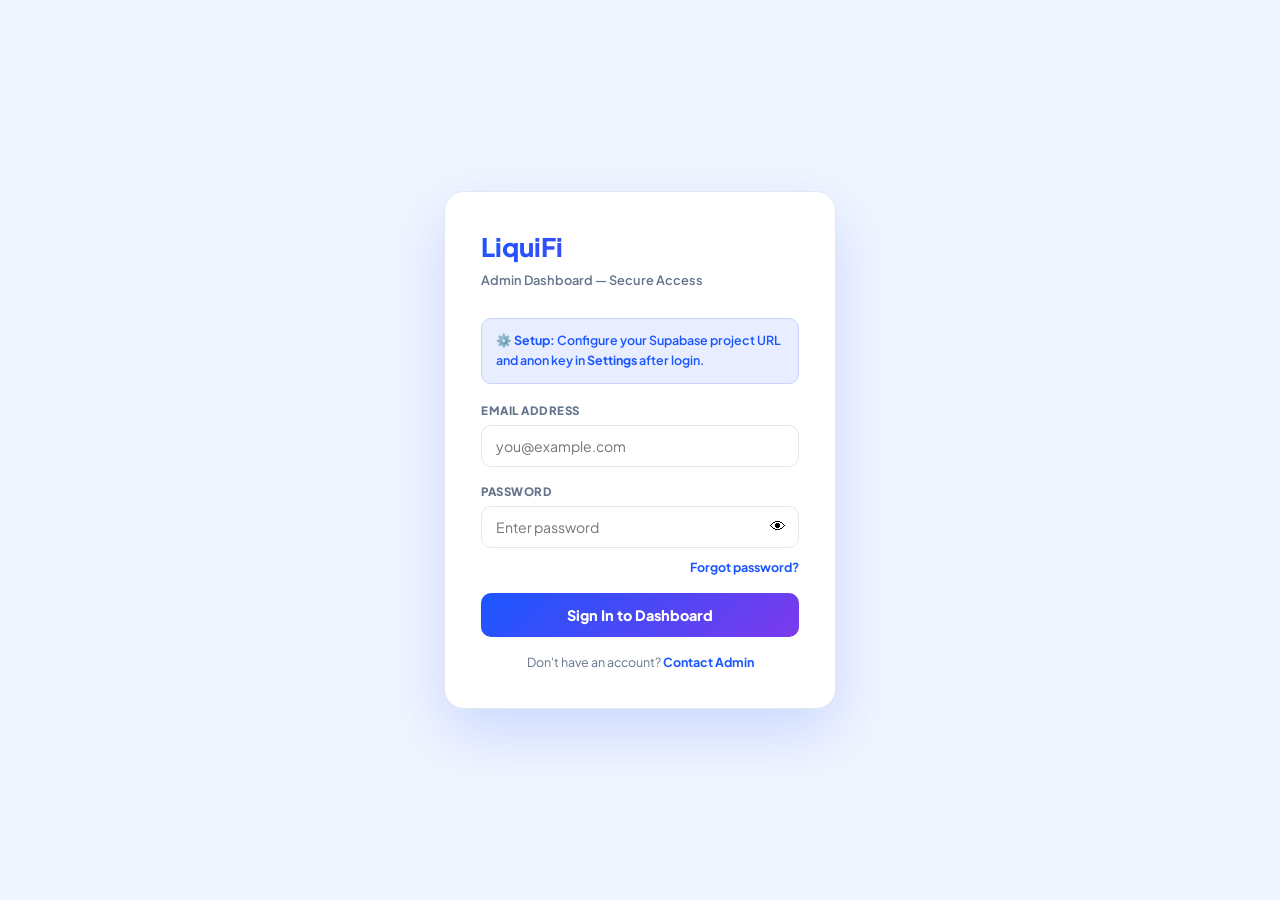
<file: admindashboard.html>
<!DOCTYPE html>
<html lang="en">
<head>
<meta charset="UTF-8"/>
<meta name="viewport" content="width=device-width,initial-scale=1.0"/>
<title>LiquiFi Admin</title>
<link href="https://fonts.googleapis.com/css2?family=Plus+Jakarta+Sans:wght@400;500;600;700;800&display=swap" rel="stylesheet"/>
<link rel="stylesheet" href="assets/css/admin.css"/>
</head>
<body>
<noscript><div style="position:fixed;inset:0;display:flex;align-items:center;justify-content:center;background:#fff;color:#111;z-index:9999;padding:20px;text-align:center;font-size:1rem;line-height:1.4">JavaScript is required to use the LiquiFi Admin dashboard. Please enable JavaScript and refresh the page.</div></noscript>

<!-- ═══════════════════════════ LOGIN SCREEN ═══════════════════════════ -->
<div id="loginScreen">
  <div class="login-wrap">
    <div class="login-card">
      <div class="login-logo">LiquiFi</div>
      <div class="login-sub">Admin Dashboard — Secure Access</div>

      <div class="setup-box" id="setupBox">
        <p>⚙️ <strong>Setup:</strong> Configure your Supabase project URL and anon key in <strong>Settings</strong> after login.</p>
      </div>

      <div class="login-panel active" id="panelEmail">
        <div class="form-group">
          <label class="form-label">Email Address</label>
          <input class="form-input" id="loginEmail" type="email" placeholder="you@example.com" autocomplete="email"/>
          <div class="err-msg" id="loginEmailErr">Please enter a valid email</div>
        </div>
        <div class="form-group">
          <label class="form-label">Password</label>
          <div class="input-wrap">
            <input class="form-input" id="loginPass" type="password" placeholder="Enter password" autocomplete="current-password" onkeydown="if(event.key==='Enter')doEmailLogin()"/>
            <button class="input-eye" onclick="togglePwVis('loginPass',this)">👁</button>
          </div>
          <div class="err-msg" id="loginPassErr">Password is required</div>
        </div>
        <div class="forgot-link"><a onclick="showForgot()">Forgot password?</a></div>
        <button class="btn-submit" id="loginBtn" onclick="doEmailLogin()">
          <span id="loginBtnText">Sign In to Dashboard</span>
        </button>
        <div class="login-footer">
          Don't have an account? <a onclick="showToast('Contact your system administrator','info')">Contact Admin</a>
        </div>
      </div>
    </div>
  </div>
</div>

<!-- ═══════════════════════════ DASHBOARD ═══════════════════════════ -->
<div id="dashScreen">
  <div class="layout">

    <!-- SIDEBAR -->
    <aside class="sidebar" id="sidebar">
      <div class="sb-brand">
        <div>
          <div class="sb-logo">LiquiFi</div>
          <div class="sb-sub">Admin Dashboard</div>
          <a href="index.html" style="font-size:.72rem;color:var(--blue);font-weight:700;margin-top:6px;text-decoration:none;display:inline-block">← Back to Site</a>
        </div>
      </div>
      <nav class="sb-nav">
        <div class="sb-section">Main</div>
        <a class="sb-item active" onclick="showPage('leads',this)"><span class="si">📊</span>All Leads<span class="sb-badge" id="sbLeadCount">0</span></a>
        <a class="sb-item" onclick="showPage('leads',this);filterByStatus('New')"><span class="si">🔵</span>New Leads</a>
        <a class="sb-item" onclick="showPage('leads',this);filterByStatus('Called')"><span class="si">📞</span>Called</a>
        <a class="sb-item" onclick="showPage('leads',this);filterByStatus('Converted')"><span class="si">✅</span>Converted</a>
        <a class="sb-item" onclick="showPage('leads',this);filterByStatus('Lost')"><span class="si">❌</span>Lost</a>
        <div class="sb-section">Reports</div>
        <a class="sb-item" onclick="showPage('analytics',this)"><span class="si">📈</span>Analytics</a>
        <a class="sb-item" onclick="showPage('calculator',this)"><span class="si">🧮</span>EMI Calculator</a>
        <div class="sb-section">System</div>
        <a class="sb-item" onclick="showPage('settings',this)"><span class="si">⚙️</span>Settings</a>
      </nav>
      <div class="sb-user">
        <div class="sb-avatar" id="sbAvatar">AD</div>
        <div class="sb-user-info">
          <div class="sb-user-name" id="sbUserName">Admin</div>
          <div class="sb-user-role" id="sbUserEmail"></div>
        </div>
        <button class="sb-logout" onclick="doLogout()" title="Logout">⏻</button>
      </div>
    </aside>

    <!-- MAIN -->
    <div class="main">
      <div class="topbar">
        <div style="display:flex;align-items:center;gap:10px">
          <button class="menu-toggle" onclick="toggleSidebar()">☰</button>
          <div class="topbar-title" id="pageTitle">Lead Management</div>
          <div style="font-size:.72rem;color:var(--muted);font-weight:600" id="lastRefresh"></div>
        </div>
        <div class="topbar-right">
          <div class="tb-search">
            <span>🔍</span>
            <input type="text" placeholder="Search leads..." id="searchInput" oninput="applyFilters()"/>
          </div>
          <button class="tb-btn outline" onclick="loadLeads()">🔄 Refresh</button>
          <button class="tb-btn primary" onclick="exportCSV()">⬇ Export</button>
        </div>
      </div>

      <div class="content">

        <!-- ── LEADS PAGE ── -->
        <div class="page active" id="pageLeads">
          <div class="stat-grid">
            <div class="stat-card">
              <div class="sc-top"><div class="sc-icon" style="background:var(--blue-lt)">📋</div></div>
              <div class="sc-val" id="statTotal">0</div>
              <div class="sc-label">Total Leads</div>
            </div>
            <div class="stat-card">
              <div class="sc-top"><div class="sc-icon" style="background:var(--green-lt)">✅</div></div>
              <div class="sc-val" id="statVerified">0</div>
              <div class="sc-label">Email Verified</div>
            </div>
            <div class="stat-card">
              <div class="sc-top"><div class="sc-icon" style="background:var(--amber-lt)">🔵</div></div>
              <div class="sc-val" id="statNew">0</div>
              <div class="sc-label">New (Uncalled)</div>
            </div>
            <div class="stat-card">
              <div class="sc-top"><div class="sc-icon" style="background:#ede9fe">💰</div></div>
              <div class="sc-val" id="statConverted">0</div>
              <div class="sc-label">Converted</div>
            </div>
            <div class="stat-card">
              <div class="sc-top"><div class="sc-icon" style="background:var(--teal-lt)">₹</div></div>
              <div class="sc-val" id="statValue">₹0</div>
              <div class="sc-label">Total Loan Value</div>
            </div>
          </div>

          <div class="filter-bar">
            <label>Loan</label>
            <select class="fsel" id="filterLoan" onchange="applyFilters()">
              <option value="">All Types</option>
              <option>Personal Loan</option><option>Business Loan</option><option>Home Loan</option>
              <option>Vehicle Loan</option><option>Credit Card</option><option>CIBIL Fix</option>
              <option>Loan Consolidation</option><option>Top-Up Loan</option>
            </select>
            <label>Status</label>
            <select class="fsel" id="filterStatus" onchange="applyFilters()">
              <option value="">All Status</option>
              <option>New</option><option>Called</option><option>Converted</option><option>Lost</option>
            </select>
            <label>State</label>
            <select class="fsel" id="filterState" onchange="applyFilters()"><option value="">All States</option></select>
            <label>Date</label>
            <select class="fsel" id="filterDate" onchange="applyFilters()">
              <option value="">All Time</option>
              <option value="today">Today</option>
              <option value="week">This Week</option>
              <option value="month">This Month</option>
            </select>
            <div class="filter-spacer"></div>
            <button class="tb-btn outline" onclick="clearFilters()" style="font-size:.76rem">✕ Clear</button>
            <div class="filter-count">Showing <span id="filteredCount">0</span> of <span id="totalCount">0</span></div>
          </div>

          <div class="table-wrap">
            <div class="table-head">
              <h3>Leads</h3>
              <div class="table-actions">
                <select class="fsel" id="perPageSel" onchange="PER_PAGE=+this.value;PAGE=1;renderTable()">
                  <option value="15">15 / page</option>
                  <option value="25">25 / page</option>
                  <option value="50">50 / page</option>
                </select>
              </div>
            </div>
            <div style="overflow-x:auto">
              <table>
                <thead>
                  <tr>
                    <th onclick="sortBy('submitted_at')">Date</th>
                    <th onclick="sortBy('ref_id')">Ref ID</th>
                    <th onclick="sortBy('name')">Name / Phone</th>
                    <th onclick="sortBy('loan_type')">Loan Type</th>
                    <th onclick="sortBy('loan_amount')">Amount</th>
                    <th onclick="sortBy('monthly_income')">Income</th>
                    <th onclick="sortBy('city')">Location</th>
                    <th onclick="sortBy('email_verified')">Verified</th>
                    <th onclick="sortBy('status')">Status</th>
                  </tr>
                </thead>
                <tbody id="leadsBody">
                  <tr><td colspan="9"><div class="no-leads"><h4>Loading leads…</h4></div></td></tr>
                </tbody>
              </table>
            </div>
            <div class="table-footer">
              <div style="font-size:.76rem;color:var(--muted);font-weight:600" id="tFootInfo">0 leads</div>
              <div class="pagination" id="pagination"></div>
            </div>
          </div>
        </div>

        <!-- ── ANALYTICS PAGE ── -->
        <div class="page" id="pageAnalytics">
          <div class="analytics-grid" id="analyticsGrid">
            <div class="chart-card">
              <h4>Leads by Status</h4>
              <div class="donut-wrap" id="statusDonut"></div>
            </div>
            <div class="chart-card">
              <h4>Leads by Loan Type</h4>
              <div class="bar-chart" id="loanTypeChart"></div>
            </div>
            <div class="chart-card">
              <h4>Top States</h4>
              <div class="bar-chart" id="stateChart"></div>
            </div>
            <div class="chart-card">
              <h4>Monthly Submissions</h4>
              <div class="bar-chart" id="monthlyChart"></div>
            </div>
          </div>
        </div>

        <!-- ── EMI CALCULATOR PAGE ── -->
        <div class="page" id="pageCalculator">
          <div class="section-wrap">
            <div class="section-label">Tool</div>
            <h2 class="stitle">EMI Calculator</h2>
            <p class="ssub">Calculate monthly EMI, total interest, total payable and repayment schedule for any loan.</p>
            <div class="emi-card">
              <div class="emi-card-header">
                <div>
                  <div class="badge-pill">EMI Calculator</div>
                  <p class="emi-card-sub">Enter the loan amount, interest rate and tenure to compute your EMI, total interest and repayment schedule.</p>
                </div>
              </div>
              <div class="emi-form">
                <div class="emi-field">
                  <label class="form-label">Loan Amount</label>
                  <div class="input-group">
                    <span class="input-addon">₹</span>
                    <input class="form-input compact" id="emiPrincipal" type="number" min="0" placeholder="1,00,000" value="1000000" oninput="runEmiCalc()" />
                  </div>
                </div>
                <div class="emi-field">
                  <label class="form-label">Interest Rate</label>
                  <div class="input-group">
                    <input class="form-input compact" id="emiRate" type="number" min="0" step="0.01" placeholder="9.5" value="9.5" oninput="runEmiCalc()" />
                    <span class="input-addon">%</span>
                  </div>
                </div>
                <div class="emi-field">
                  <label class="form-label">Tenure</label>
                  <div class="input-group">
                    <input class="form-input compact" id="emiTenure" type="number" min="1" placeholder="60" value="60" oninput="runEmiCalc()" />
                    <span class="input-addon">months</span>
                  </div>
                </div>
                <div class="emi-submit-wrap">
                  <button class="btn-primary emi-submit" onclick="runEmiCalc()">Calculate EMI</button>
                </div>
              </div>
              <p class="hint-text">Update any value and click calculate to refresh the chart, schedule and totals instantly.</p>
            </div>
            <div class="stat-grid" style="margin-top:22px;">
              <div class="stat-card animate-card">
                <div class="sc-top"><div class="sc-icon" style="background:var(--blue-lt)">💵</div></div>
                <div class="sc-val" id="emiMonthly">₹0</div>
                <div class="sc-label">Monthly EMI</div>
              </div>
              <div class="stat-card animate-card">
                <div class="sc-top"><div class="sc-icon" style="background:var(--amber-lt)">📈</div></div>
                <div class="sc-val" id="emiTotalInterest">₹0</div>
                <div class="sc-label">Total Interest</div>
              </div>
              <div class="stat-card animate-card">
                <div class="sc-top"><div class="sc-icon" style="background:var(--purple-lt)">🧾</div></div>
                <div class="sc-val" id="emiMonthlyInterest">₹0</div>
                <div class="sc-label">Monthly Interest</div>
              </div>
              <div class="stat-card animate-card">
                <div class="sc-top"><div class="sc-icon" style="background:var(--green-lt)">🏦</div></div>
                <div class="sc-val" id="emiTotalPayable">₹0</div>
                <div class="sc-label">Total Payable</div>
              </div>
            </div>
            <div class="chart-card" style="margin-top:18px;">
              <div class="chart-card-head">
                <h4>Payment Breakdown</h4>
                <div class="chart-pill">Interactive</div>
              </div>
              <div class="chart-grid">
                <div class="pie-panel">
                  <div class="pie-chart" id="emiPieChart" title="Principal vs Interest"><span id="emiPieLabel">Payment Split</span></div>
                  <div class="pie-legend">
                    <div><span class="legend-dot principal"></span><span class="legend-label">Principal</span><span class="legend-value" id="emiPiePrincipalPct">0%</span></div>
                    <div><span class="legend-dot interest"></span><span class="legend-label">Interest</span><span class="legend-value" id="emiPieInterestPct">0%</span></div>
                  </div>
                </div>
                <div class="bar-panel">
                  <div class="emi-graph" id="emiGraph">
                    <div class="graph-meter">
                      <div class="graph-segment principal" id="emiPrincipalBar"></div>
                      <div class="graph-segment interest" id="emiInterestBar"></div>
                    </div>
                    <div class="graph-key">
                      <span><span class="graph-dot principal"></span>Principal</span>
                      <span><span class="graph-dot interest"></span>Interest</span>
                    </div>
                    <div class="graph-chart" id="emiBalanceChart"></div>
                  </div>
                </div>
              </div>
            </div>
            <div class="table-wrap schedule-table-wrap" style="margin-top:18px;">
              <div class="table-head"><h3>Repayment Schedule</h3></div>
              <div style="overflow-x:auto; overflow-y:auto; max-height:380px; padding-right:8px;">
                <table>
                  <thead>
                    <tr>
                      <th>Month</th>
                      <th>EMI</th>
                      <th>Principal Paid</th>
                      <th>Interest Paid</th>
                      <th>Balance</th>
                    </tr>
                  </thead>
                  <tbody id="emiScheduleBody">
                    <tr><td colspan="5"><div class="no-leads"><h4>Run a calculation to generate the repayment schedule.</h4></div></td></tr>
                  </tbody>
                </table>
              </div>
            </div>
          </div>
        </div>

        <!-- ── SETTINGS PAGE ── -->
        <div class="page" id="pageSettings">
          <div class="settings-section">
            <h4>⚡ Supabase Configuration</h4>
            <div class="form-group" style="margin-bottom:14px">
              <label class="form-label">Supabase Project URL</label>
              <input class="settings-input" id="cfgUrl" type="url" placeholder="https://xxxx.supabase.co"/>
            </div>
            <div class="form-group" style="margin-bottom:14px">
              <label class="form-label">Anon / Public Key</label>
              <input class="settings-input settings-key-input" id="cfgKey" type="password" placeholder="eyJhbGci..."/>
            </div>
            <div class="form-group" style="margin-bottom:14px">
              <label class="form-label">Leads Table Name</label>
              <input class="settings-input" id="cfgTable" type="text" placeholder="leads"/>
            </div>
            <button class="save-btn" onclick="saveSupabaseConfig()">💾 Save & Reconnect</button>
          </div>

          <div class="settings-section">
            <h4>🔒 Admin Password</h4>
            <div class="form-group" style="margin-bottom:10px">
              <label class="form-label">New Password</label>
              <input class="settings-input" id="newPass" type="password" placeholder="Min 8 characters"/>
            </div>
            <div class="form-group" style="margin-bottom:14px">
              <label class="form-label">Confirm Password</label>
              <input class="settings-input" id="newPass2" type="password" placeholder="Repeat password"/>
            </div>
            <button class="save-btn" onclick="changePassword()">🔑 Update Password</button>
          </div>

          <div class="settings-section">
            <h4>🔔 Preferences</h4>
            <div class="settings-row">
              <div class="settings-row-info"><h5>Auto-refresh leads</h5><p>Reload leads every 5 minutes automatically</p></div>
              <button class="toggle on" id="togAutoRefresh" onclick="this.classList.toggle('on')"></button>
            </div>
            <div class="settings-row">
              <div class="settings-row-info"><h5>Show demo data</h5><p>Load sample leads when Supabase is unavailable</p></div>
              <button class="toggle on" id="togDemo" onclick="this.classList.toggle('on')"></button>
            </div>
            <div class="settings-row">
              <div class="settings-row-info"><h5>Desktop notifications</h5><p>Browser push for new leads</p></div>
              <button class="toggle" id="togNotify" onclick="requestNotifyPerm(this)"></button>
            </div>
          </div>

          <div class="settings-section">
            <h4>ℹ️ System Info</h4>
            <div class="settings-row">
              <div class="settings-row-info"><h5>Version</h5><p>LiquiFi Admin v2.0</p></div>
            </div>
            <div class="settings-row">
              <div class="settings-row-info"><h5>Database</h5><p id="cfgDbStatus">Not configured</p></div>
            </div>
            <div class="settings-row">
              <div class="settings-row-info"><h5>Total Leads in DB</h5><p id="cfgTotalLeads">—</p></div>
            </div>
          </div>
        </div>

      </div><!-- /content -->
    </div><!-- /main -->
  </div>
</div>

<!-- DRAWER -->
<div class="drawer-overlay" id="drawerOverlay" onclick="closeDrawer()"></div>
<div class="drawer" id="leadDrawer">
  <div class="drawer-head">
    <div class="drawer-head-info">
      <div style="font-size:.9rem;font-weight:800" id="drawerTitle">Lead Detail</div>
      <div style="font-size:.72rem;color:var(--muted)" id="drawerSubtitle"></div>
    </div>
    <button class="drawer-close" onclick="closeDrawer()">✕</button>
  </div>
  <div class="drawer-body" id="drawerBody"></div>
</div>

<!-- TOAST -->
<div class="toast" id="toast"></div>

<script src="assets/js/admin-config.js"></script>
<script src="assets/js/admin.js"></script>
</body>
</file>
<file: assets/css/admin.css>
:root{
  --blue:#1a56ff;--blue2:#0e40d6;--blue-lt:#e8eeff;--blue-md:#c7d3ff;
  --purple:#7c3aed;--pink:#e91e8c;
  --green:#059669;--green-lt:#d1fae5;
  --amber:#f59e0b;--amber-lt:#fef3c7;
  --red:#dc2626;--red-lt:#fee2e2;
  --teal:#0891b2;--teal-lt:#e0f2fe;
  --bg:#f1f5ff;--card:#fff;--border:#e2e8f0;--border2:#c7d3ff;
  --text:#0f172a;--text2:#334155;--muted:#64748b;--muted2:#94a3b8;
  --grad:linear-gradient(135deg,#1a56ff,#7c3aed);
  --shadow-sm:0 1px 3px rgba(0,0,0,.06);
  --shadow-md:0 4px 16px rgba(26,86,255,.1);
  --shadow-lg:0 12px 36px rgba(26,86,255,.14);
  --shadow-xl:0 24px 60px rgba(26,86,255,.18);
  --font:'Plus Jakarta Sans',sans-serif;
}
*{margin:0;padding:0;box-sizing:border-box}
html,body{height:100%}
body{background:var(--bg);font-family:var(--font);color:var(--text);font-size:14px;line-height:1.5}
::-webkit-scrollbar{width:5px;height:5px}
::-webkit-scrollbar-thumb{background:var(--blue-md);border-radius:3px}

/* ── SCREENS ── */
#loginScreen,#dashScreen{position:fixed;inset:0;transition:opacity .3s,transform .3s}
#loginScreen{background:var(--bg);display:flex;align-items:center;justify-content:center;z-index:500}
#loginScreen.hide{opacity:0;pointer-events:none;transform:scale(.97);visibility:hidden}
#dashScreen{display:none;opacity:0;overflow-y:auto;-webkit-overflow-scrolling:touch}
#dashScreen.show{display:flex;opacity:1;flex-direction:column;overflow-y:auto}

/* ── LOGIN ── */
.login-wrap{width:100%;max-width:440px;padding:24px}
.login-card{background:#fff;border:1.5px solid var(--border);border-radius:20px;padding:36px;box-shadow:var(--shadow-xl)}
.login-logo{font-size:1.6rem;font-weight:800;background:var(--grad);-webkit-background-clip:text;-webkit-text-fill-color:transparent;background-clip:text;margin-bottom:4px}
.login-sub{font-size:.8rem;color:var(--muted);font-weight:600;margin-bottom:28px}
.login-tabs{display:flex;gap:0;background:var(--bg);border-radius:10px;padding:3px;margin-bottom:24px}
.ltab{flex:1;text-align:center;padding:8px;border-radius:8px;font-size:.8rem;font-weight:700;cursor:pointer;color:var(--muted);transition:.18s}
.ltab.active{background:#fff;color:var(--blue);box-shadow:var(--shadow-sm)}
.login-panel{display:none}
.login-panel.active{display:block}
.form-group{margin-bottom:16px}
.form-label{display:block;font-size:.72rem;font-weight:800;letter-spacing:.5px;text-transform:uppercase;color:var(--muted);margin-bottom:6px}
.form-input{width:100%;padding:11px 14px;border:1.5px solid var(--border);border-radius:10px;font-family:var(--font);font-size:.88rem;color:var(--text);background:#fff;outline:none;transition:.18s}
.form-input:focus{border-color:var(--blue);box-shadow:0 0 0 3px rgba(26,86,255,.1)}
.form-input.compact{padding:12px 14px;font-size:.9rem}
.form-input.err{border-color:var(--red)}
.input-wrap{position:relative}
.input-wrap .form-input{padding-right:44px}
.emi-card{background:linear-gradient(180deg,rgba(59,130,246,.08),rgba(124,58,237,.1));border:1.5px solid rgba(59,130,246,.22);border-radius:24px;padding:28px;box-shadow:0 28px 70px rgba(15,23,42,.08);backdrop-filter:blur(10px);animation:fadeInUp .6s ease both;}
.emi-card-header{display:flex;align-items:flex-start;justify-content:space-between;gap:18px;margin-bottom:22px}
.badge-pill{display:inline-flex;align-items:center;gap:8px;padding:8px 14px;border-radius:999px;background:rgba(59,130,246,.14);color:var(--blue);font-size:.78rem;font-weight:800;text-transform:uppercase;letter-spacing:.08em;}
.emi-card-sub{margin:10px 0 0;color:var(--text2);font-size:.9rem;line-height:1.6;max-width:620px}
.emi-form{display:grid;grid-template-columns:repeat(3,minmax(0,1fr));gap:20px;align-items:flex-end}
.emi-field{display:flex;flex-direction:column;gap:10px}
.emi-submit-wrap{grid-column:1/-1;display:flex;justify-content:flex-end}
@media(max-width:980px){.emi-form{grid-template-columns:1fr}}
.input-group{display:flex;align-items:center;overflow:hidden;border:1.5px solid rgba(148,163,184,.35);border-radius:16px;background:#fff;}
.input-group .form-input{border:none;box-shadow:none;border-radius:0;flex:1;}
.input-addon{display:flex;align-items:center;justify-content:center;padding:0 14px;font-size:.82rem;font-weight:700;color:var(--blue);background:rgba(59,130,246,.1);border-right:1px solid rgba(59,130,246,.18);min-width:60px}
.emi-submit{min-width:170px;white-space:nowrap;letter-spacing:.02em;box-shadow:0 20px 40px rgba(26,86,255,.12);padding:14px 24px}
.hint-text{font-size:.78rem;color:var(--muted);margin-top:14px;line-height:1.6}
.input-eye{position:absolute;right:13px;top:50%;transform:translateY(-50%);background:none;border:none;cursor:pointer;font-size:1rem;line-height:1}
.err-msg{font-size:.72rem;color:var(--red);font-weight:600;margin-top:4px;display:none}
.err-msg.show{display:block}
.btn-submit{width:100%;padding:13px;background:var(--grad);border:none;border-radius:10px;color:#fff;font-family:var(--font);font-size:.9rem;font-weight:800;cursor:pointer;transition:.18s;margin-top:8px;display:flex;align-items:center;justify-content:center;gap:8px}
.btn-submit:hover{transform:translateY(-1px);box-shadow:var(--shadow-lg)}
.btn-submit:disabled{opacity:.6;cursor:not-allowed;transform:none}
.btn-primary{display:inline-flex;align-items:center;justify-content:center;gap:8px;padding:12px 22px;border:none;border-radius:14px;background:linear-gradient(135deg,#1a56ff,#7c3aed);color:#fff;font-family:var(--font);font-size:.88rem;font-weight:800;cursor:pointer;transition:.2s;box-shadow:0 16px 36px rgba(26,86,255,.15)}
.btn-primary:hover{transform:translateY(-1px);box-shadow:0 20px 45px rgba(26,86,255,.2)}
.btn-primary:active{transform:translateY(0)}
.divider{display:flex;align-items:center;gap:10px;margin:18px 0}
.divider span{flex:1;height:1px;background:var(--border)}
.divider p{font-size:.72rem;color:var(--muted);font-weight:600;white-space:nowrap}
.forgot-link{text-align:right;margin-top:-8px;margin-bottom:16px}
.forgot-link a{font-size:.78rem;font-weight:700;color:var(--blue);cursor:pointer;text-decoration:none}
.login-footer{text-align:center;margin-top:16px;font-size:.78rem;color:var(--muted)}
.login-footer a{color:var(--blue);font-weight:700;cursor:pointer}
.spinner{width:16px;height:16px;border:2px solid rgba(255,255,255,.4);border-top-color:#fff;border-radius:50%;animation:spin .6s linear infinite}
@keyframes spin{to{transform:rotate(360deg)}}
.setup-box{background:var(--blue-lt);border:1.5px solid var(--blue-md);border-radius:10px;padding:12px 14px;margin-bottom:18px}
.setup-box p{font-size:.78rem;color:var(--blue);font-weight:600;line-height:1.6}
.setup-box code{font-size:.74rem;background:rgba(26,86,255,.12);padding:1px 5px;border-radius:4px;font-family:monospace}

/* ── LAYOUT ── */
.layout{display:flex;flex:1;height:100%}
.sidebar{width:230px;background:#fff;border-right:1.5px solid var(--border);display:flex;flex-direction:column;position:fixed;top:0;bottom:0;left:0;z-index:100;transition:transform .25s}
.main{margin-left:230px;flex:1;display:flex;flex-direction:column;min-height:0;overflow:auto}
.sb-brand{padding:18px 18px 14px;border-bottom:1px solid var(--border);display:flex;align-items:center;justify-content:space-between}
.sb-logo{font-size:1.2rem;font-weight:800;background:var(--grad);-webkit-background-clip:text;-webkit-text-fill-color:transparent;background-clip:text}
.sb-sub{font-size:.64rem;color:var(--muted);font-weight:600;margin-top:1px}
.sb-nav{flex:1;padding:10px 10px;display:flex;flex-direction:column;gap:2px;overflow-y:auto}
.sb-item{display:flex;align-items:center;gap:9px;padding:9px 12px;border-radius:9px;font-size:.82rem;font-weight:600;color:var(--muted);cursor:pointer;transition:.15s;text-decoration:none}
.sb-item:hover,.sb-item.active{background:var(--blue-lt);color:var(--blue)}
.sb-item .si{font-size:1rem;width:18px;text-align:center}
.sb-badge{margin-left:auto;background:var(--blue);color:#fff;font-size:.62rem;font-weight:800;padding:2px 7px;border-radius:100px}
.sb-section{font-size:.62rem;font-weight:800;letter-spacing:1.5px;text-transform:uppercase;color:var(--muted2);padding:10px 12px 4px}
.sb-user{padding:12px;border-top:1px solid var(--border);display:flex;align-items:center;gap:9px}
.sb-avatar{width:34px;height:34px;border-radius:50%;background:var(--grad);display:flex;align-items:center;justify-content:center;font-size:.76rem;font-weight:800;color:#fff;flex-shrink:0}
.sb-user-info{flex:1;min-width:0}
.sb-user-name{font-size:.8rem;font-weight:800;color:var(--text);white-space:nowrap;overflow:hidden;text-overflow:ellipsis}
.sb-user-role{font-size:.66rem;color:var(--muted)}
.sb-logout{background:none;border:none;cursor:pointer;font-size:.78rem;color:var(--muted);padding:5px;border-radius:7px;transition:.15s}
.sb-logout:hover{color:var(--red);background:var(--red-lt)}

/* ── TOPBAR ── */
.topbar{background:#fff;border-bottom:1.5px solid var(--border);padding:0 22px;height:60px;display:flex;align-items:center;justify-content:space-between;gap:12px;position:sticky;top:0;z-index:50}
.topbar-title{font-size:1rem;font-weight:800;color:var(--text)}
.topbar-right{display:flex;align-items:center;gap:8px}
.tb-search{display:flex;align-items:center;gap:8px;background:var(--bg);border:1.5px solid var(--border);border-radius:9px;padding:7px 12px;width:240px}
.tb-search input{background:none;border:none;outline:none;font-family:var(--font);font-size:.82rem;color:var(--text);width:100%}
.tb-btn{display:flex;align-items:center;gap:6px;padding:7px 14px;border-radius:9px;font-size:.78rem;font-weight:700;cursor:pointer;transition:.15s;font-family:var(--font);border:none}
.tb-btn.primary{background:var(--grad);color:#fff}
.tb-btn.outline{background:#fff;color:var(--blue);border:1.5px solid var(--border2)}
.tb-btn:hover{transform:translateY(-1px)}

/* ── CONTENT ── */
.content{padding:20px 22px;flex:1;overflow:auto;min-height:0}

/* ── PAGES ── */
.page{display:none;padding-bottom:40px}
.page.active{display:block}

/* ── STAT GRID ── */
.stat-grid{display:grid;grid-template-columns:repeat(4,minmax(0,1fr));gap:12px;margin-bottom:20px}
.stat-card{background:#fff;border:1.5px solid var(--border);border-radius:14px;padding:14px 16px;position:relative;overflow:hidden;transition:.2s}
.stat-card:hover{border-color:var(--blue-md);box-shadow:var(--shadow-md)}
.sc-top{display:flex;align-items:center;justify-content:space-between;margin-bottom:8px}
.sc-icon{width:34px;height:34px;border-radius:9px;display:flex;align-items:center;justify-content:center;font-size:.95rem}
.sc-val{font-size:1.5rem;font-weight:800;letter-spacing:-.5px;margin-bottom:2px}
.sc-label{font-size:.7rem;color:var(--muted);font-weight:600}
.sc-delta{font-size:.68rem;font-weight:700;color:var(--green)}

/* ── FILTER BAR ── */
.filter-bar{background:#fff;border:1.5px solid var(--border);border-radius:12px;padding:12px 16px;margin-bottom:16px;display:flex;align-items:center;gap:10px;flex-wrap:wrap}
.filter-bar label{font-size:.68rem;font-weight:800;color:var(--muted);text-transform:uppercase;letter-spacing:.8px;white-space:nowrap}
.fsel{background:var(--bg);border:1.5px solid var(--border);border-radius:8px;padding:6px 10px;font-size:.78rem;font-weight:600;color:var(--text2);cursor:pointer;font-family:var(--font);outline:none;transition:.15s}
.fsel:focus{border-color:var(--blue)}
.filter-spacer{flex:1}
.filter-count{font-size:.76rem;font-weight:700;color:var(--muted);white-space:nowrap}
.filter-count span{color:var(--blue)}

/* ── TABLE ── */
.table-wrap{background:#fff;border:1.5px solid var(--border);border-radius:14px;overflow:hidden}
.table-head{display:flex;align-items:center;justify-content:space-between;padding:13px 18px;border-bottom:1px solid var(--border)}
.table-head h3{font-size:.88rem;font-weight:800}
.table-actions{display:flex;gap:7px}
table{width:100%;border-collapse:collapse}
thead th{background:var(--bg);padding:9px 13px;text-align:left;font-size:.66rem;font-weight:800;text-transform:uppercase;letter-spacing:.9px;color:var(--muted);border-bottom:1px solid var(--border);white-space:nowrap;cursor:pointer;user-select:none;transition:.15s}
thead th:hover{color:var(--blue)}
thead th.sort-asc::after{content:' ↑'}
thead th.sort-desc::after{content:' ↓'}
tbody tr{border-bottom:1px solid var(--border);transition:.15s;cursor:pointer}
tbody tr:last-child{border-bottom:none}
tbody tr:hover{background:var(--blue-lt)}
tbody td{padding:10px 13px;font-size:.8rem;color:var(--text2);white-space:nowrap}
.td-name{font-weight:800;color:var(--text)}
.td-sub{font-size:.7rem;color:var(--muted);margin-top:1px}
.td-ref{font-size:.7rem;font-weight:700;color:var(--muted);font-family:monospace}
.no-leads{text-align:center;padding:48px 24px;color:var(--muted)}
.no-leads h4{margin-bottom:6px;color:var(--text2)}
.table-footer{padding:11px 18px;border-top:1px solid var(--border);display:flex;align-items:center;justify-content:space-between;background:var(--bg)}
.pagination{display:flex;gap:4px}
.pg-btn{min-width:30px;height:30px;padding:0 8px;border-radius:7px;border:1.5px solid var(--border);background:#fff;display:flex;align-items:center;justify-content:center;font-size:.78rem;font-weight:700;cursor:pointer;color:var(--text2);transition:.15s}
.pg-btn:hover,.pg-btn.active{background:var(--blue);border-color:var(--blue);color:#fff}

/* ── BADGES ── */
.loan-badge{display:inline-flex;align-items:center;font-size:.68rem;font-weight:800;padding:2px 8px;border-radius:100px;white-space:nowrap}
.lb-personal{background:var(--blue-lt);color:var(--blue)}
.lb-business{background:#ede9fe;color:var(--purple)}
.lb-home{background:var(--teal-lt);color:var(--teal)}
.lb-vehicle{background:var(--amber-lt);color:var(--amber)}
.lb-credit{background:var(--green-lt);color:var(--green)}
.lb-cibil{background:#f0fdf4;color:#16a34a}
.lb-consol{background:#fdf2f8;color:#db2777}
.lb-other{background:var(--bg);color:var(--muted)}
.status-badge{font-size:.68rem;font-weight:800;padding:3px 9px;border-radius:100px;border:1.5px solid;white-space:nowrap}
.status-new{background:var(--blue-lt);border-color:var(--blue-md);color:var(--blue)}
.status-called{background:var(--amber-lt);border-color:rgba(245,158,11,.3);color:#92400e}
.status-converted{background:var(--green-lt);border-color:rgba(5,150,105,.3);color:var(--green)}
.status-lost{background:var(--red-lt);border-color:rgba(220,38,38,.2);color:var(--red)}
.verified-badge{display:inline-flex;align-items:center;gap:3px;font-size:.65rem;font-weight:800;padding:2px 7px;border-radius:100px}
.vb-yes{color:var(--green);background:var(--green-lt)}
.vb-no{color:var(--muted);background:var(--bg)}

/* ── DRAWER ── */
.drawer-overlay{position:fixed;inset:0;background:rgba(15,23,42,.4);z-index:200;display:none;backdrop-filter:blur(2px)}
.drawer-overlay.open{display:block}
.drawer{position:fixed;top:0;right:0;bottom:0;width:440px;background:#fff;z-index:201;transform:translateX(100%);transition:transform .3s cubic-bezier(.4,0,.2,1);overflow-y:auto;box-shadow:-8px 0 32px rgba(0,0,0,.12)}
.drawer.open{transform:translateX(0)}
.drawer-head{padding:16px 20px;border-bottom:1px solid var(--border);display:flex;align-items:center;justify-content:space-between;position:sticky;top:0;background:#fff;z-index:1}
.drawer-head-info{display:flex;flex-direction:column;gap:2px}
.drawer-close{width:32px;height:32px;border-radius:8px;border:1.5px solid var(--border);background:#fff;cursor:pointer;font-size:1rem;display:flex;align-items:center;justify-content:center;transition:.15s}
.drawer-close:hover{background:var(--red-lt);border-color:rgba(220,38,38,.3);color:var(--red)}
.drawer-body{padding:16px 20px}
.drow-section{margin-bottom:16px}
.drow-section-title{font-size:.66rem;font-weight:800;text-transform:uppercase;letter-spacing:1.2px;color:var(--muted);margin-bottom:10px;padding-bottom:6px;border-bottom:1px solid var(--border)}
.drow-grid{display:grid;grid-template-columns:1fr 1fr;gap:8px}
.drow-field{background:var(--bg);border-radius:9px;padding:9px 11px}
.drow-field.wide{grid-column:span 2}
.drow-label{font-size:.64rem;font-weight:800;text-transform:uppercase;letter-spacing:.8px;color:var(--muted2);margin-bottom:3px}
.drow-val{font-size:.84rem;font-weight:700;color:var(--text);word-break:break-all}
.drawer-actions{display:grid;grid-template-columns:1fr 1fr;gap:8px;margin-top:12px}
.da-btn{display:flex;align-items:center;justify-content:center;gap:7px;padding:11px;border-radius:10px;font-size:.82rem;font-weight:800;cursor:pointer;border:none;font-family:var(--font);transition:.18s}
.da-btn:hover{transform:translateY(-1px)}
.da-btn.primary{background:var(--grad);color:#fff;grid-column:span 2}
.da-btn.wa{background:#25d366;color:#fff}
.da-btn.call{background:var(--blue-lt);color:var(--blue);border:1.5px solid var(--blue-md)}
.da-btn.outline{background:#fff;border:1.5px solid var(--border2);color:var(--blue)}
.status-select{width:100%;padding:9px 12px;border-radius:9px;border:1.5px solid var(--border);background:#fff;font-family:var(--font);font-size:.84rem;font-weight:700;color:var(--text);cursor:pointer;outline:none;transition:.15s}
.status-select:focus{border-color:var(--blue)}
.notes-area{width:100%;padding:9px 12px;border-radius:9px;border:1.5px solid var(--border);background:#fff;font-family:var(--font);font-size:.82rem;color:var(--text);outline:none;resize:none;min-height:80px;margin-top:4px;transition:.15s}
.notes-area:focus{border-color:var(--blue)}

/* ── ANALYTICS PAGE ── */
.analytics-grid{display:grid;grid-template-columns:1fr 1fr;gap:16px}
.chart-card{background:#fff;border:1.5px solid rgba(148,163,184,.25);border-radius:24px;padding:26px;box-shadow:0 30px 70px rgba(15,23,42,.08);animation:fadeInUp .6s ease both}
.chart-card-head{display:flex;align-items:center;justify-content:space-between;gap:16px;margin-bottom:18px}
.chart-card h4{font-size:1rem;font-weight:800;margin-bottom:0}
.chart-pill{background:rgba(59,130,246,.12);color:var(--blue);font-size:.72rem;font-weight:800;padding:8px 14px;border-radius:999px;letter-spacing:.04em;text-transform:uppercase}
.chart-grid{display:grid;grid-template-columns:minmax(220px,260px) minmax(0,1fr);gap:20px;align-items:center}
.pie-panel{display:flex;flex-direction:column;align-items:center;gap:18px;text-align:center}
.pie-chart{width:220px;height:220px;border-radius:50%;background:conic-gradient(var(--blue) 0 60%, var(--amber) 60% 100%);position:relative;display:grid;place-items:center;box-shadow:0 20px 60px rgba(26,86,255,.14);transition:background .4s ease}
.pie-chart::before{content:'';width:110px;height:110px;border-radius:50%;background:#fff;box-shadow:0 16px 32px rgba(15,23,42,.08);position:absolute}
.pie-chart span{position:relative;font-size:.9rem;font-weight:800;color:var(--text);line-height:1.2;text-align:center;padding:0 10px}
.pie-legend{display:grid;gap:12px;width:100%}
.pie-legend div{display:flex;align-items:center;justify-content:space-between;gap:10px;font-size:.9rem;font-weight:700;color:var(--text2)}
.legend-dot{width:14px;height:14px;border-radius:4px;flex-shrink:0}
.legend-dot.principal{background:linear-gradient(135deg,#1a56ff,#7c3aed)}
.legend-dot.interest{background:linear-gradient(135deg,#f59e0b,#e91e8c)}
.legend-label{flex:1;text-align:left}
.legend-value{font-size:.92rem;color:var(--text);font-weight:800}
.bar-panel{min-width:0}
.graph-chart{display:grid;grid-template-columns:repeat(12,1fr);gap:10px;align-items:end;height:140px;padding:12px 0}
.graph-bar{background:linear-gradient(135deg,#7c3aed,#1a56ff);border-radius:999px 999px 0 0;transition:height .8s ease, transform .25s ease, background .4s ease, box-shadow .3s ease;animation:fadeInUp .6s ease both;cursor:pointer;position:relative}
.graph-bar:hover{transform:scaleY(1.05);box-shadow:0 0 0 8px rgba(59,130,246,.12)}
.graph-bar::after{content:attr(data-balance);position:absolute;bottom:100%;left:50%;transform:translateX(-50%) translateY(-8px);padding:5px 9px;border-radius:8px;background:rgba(15,23,42,.92);color:#fff;font-size:.72rem;white-space:nowrap;opacity:0;pointer-events:none;transition:.2s;z-index:10}
.graph-bar:hover::after{opacity:1}
.table-head h3{margin:0;font-size:1rem;font-weight:800;color:var(--text)}
.schedule-table-wrap{border:1.5px solid rgba(148,163,184,.25);border-radius:20px;overflow:hidden;background:#fff}
.schedule-table-wrap table{width:100%;border-collapse:collapse;min-width:720px}
.schedule-table-wrap th, .schedule-table-wrap td{padding:14px 16px;text-align:left;font-size:.88rem;border-bottom:1px solid rgba(226,232,240,.9)}
.schedule-table-wrap th{background:rgba(226,232,240,.8);font-weight:700;color:var(--text2)}
.schedule-table-wrap tr:nth-child(even){background:rgba(248,250,252,.9)}
.schedule-table-wrap tr:hover{background:rgba(59,130,246,.08)}
.schedule-table-wrap .no-leads{padding:40px;text-align:center}
.bar-label{font-size:.74rem;font-weight:700;color:var(--text2);min-width:100px;white-space:nowrap}
.bar-track{flex:1;height:8px;background:var(--bg);border-radius:4px;overflow:hidden}
.bar-fill{height:100%;border-radius:4px;background:var(--grad);transition:width .8s cubic-bezier(.4,0,.2,1)}
.bar-val{font-size:.72rem;font-weight:800;color:var(--text);min-width:40px;text-align:right}
.donut-wrap{display:flex;align-items:center;gap:24px}
.donut-svg{flex-shrink:0}
.donut-legend{display:flex;flex-direction:column;gap:8px}
.dl-item{display:flex;align-items:center;gap:7px;font-size:.76rem;font-weight:600}
.dl-dot{width:10px;height:10px;border-radius:3px;flex-shrink:0}

/* ── SETTINGS PAGE ── */
.settings-section{background:#fff;border:1.5px solid var(--border);border-radius:14px;padding:20px;margin-bottom:16px}
.settings-section h4{font-size:.9rem;font-weight:800;margin-bottom:16px;padding-bottom:10px;border-bottom:1px solid var(--border)}
.settings-row{display:flex;align-items:center;justify-content:space-between;padding:10px 0;border-bottom:1px solid var(--border)}
.settings-row:last-child{border-bottom:none}
.settings-row-info h5{font-size:.84rem;font-weight:700}
.settings-row-info p{font-size:.74rem;color:var(--muted);margin-top:2px}
.toggle{width:40px;height:22px;background:var(--border);border-radius:100px;position:relative;cursor:pointer;transition:.2s;border:none}
.toggle.on{background:var(--blue)}
.toggle::after{content:'';width:16px;height:16px;background:#fff;border-radius:50%;position:absolute;top:3px;left:3px;transition:.2s;box-shadow:0 1px 3px rgba(0,0,0,.2)}
.toggle.on::after{left:21px}
.settings-input{width:100%;padding:9px 12px;border:1.5px solid var(--border);border-radius:9px;font-family:var(--font);font-size:.84rem;color:var(--text);outline:none;transition:.15s;background:#fff}
.settings-input:focus{border-color:var(--blue)}
.settings-key-input{font-family:monospace;font-size:.78rem;letter-spacing:.5px}
.save-btn{background:var(--grad);color:#fff;border:none;border-radius:9px;padding:9px 20px;font-family:var(--font);font-size:.82rem;font-weight:700;cursor:pointer;transition:.15s}
.save-btn:hover{transform:translateY(-1px)}

/* ── EMI CHARTS ── */
.emi-graph{display:flex;flex-direction:column;gap:16px;margin-top:18px}
.graph-meter{display:flex;height:18px;border-radius:999px;background:var(--bg);overflow:hidden;box-shadow:inset 0 2px 6px rgba(15,23,42,.08)}
.graph-segment{transition:width .8s ease;min-width:4px}
.graph-segment.principal{background:linear-gradient(135deg,#1a56ff,#7c3aed);width:0}
.graph-segment.interest{background:linear-gradient(135deg,#f59e0b,#e91e8c);width:0}
.graph-key{display:flex;gap:18px;font-size:.8rem;color:var(--text2);}
.graph-dot{width:12px;height:12px;border-radius:50%;display:inline-block;margin-right:6px;vertical-align:middle;}
.graph-dot.principal{background:#1a56ff}
.graph-dot.interest{background:#f59e0b}
.graph-chart{display:grid;grid-template-columns:repeat(12,1fr);gap:6px;align-items:end;height:120px;padding:12px 0}
.graph-bar{background:linear-gradient(135deg,#7c3aed,#1a56ff);border-radius:999px 999px 0 0;transition:height .8s ease, background .4s ease;animation:fadeInUp .6s ease both;}
.animate-card{transform:translateY(0);transition:transform .35s ease, box-shadow .35s ease;}
.animate-card:hover{transform:translateY(-4px);box-shadow:var(--shadow-lg)}
.schedule-table-wrap{border:1.5px solid var(--border);border-radius:14px;overflow:hidden;}
.schedule-table-wrap table{min-width:760px;width:100%}
@keyframes fadeInUp{from{opacity:0;transform:translateY(8px)}to{opacity:1;transform:translateY(0)}}

/* ── TOAST ── */
.toast{position:fixed;bottom:20px;right:20px;background:#fff;border:1.5px solid var(--border);border-radius:11px;padding:11px 16px;font-size:.8rem;font-weight:700;z-index:9999;display:none;align-items:center;gap:9px;box-shadow:var(--shadow-xl);transform:translateY(10px);transition:.25s;max-width:340px}
.toast.show{display:flex;transform:translateY(0)}
.toast.success{border-color:rgba(5,150,105,.3);color:var(--green)}
.toast.error{border-color:rgba(220,38,38,.3);color:var(--red)}
.toast.info{border-color:var(--blue-md);color:var(--blue)}

/* ── LOADING ── */
.loading-row td{padding:40px;text-align:center}
.pulse-dot{display:inline-block;width:8px;height:8px;border-radius:50%;background:var(--blue);animation:pulse 1s ease-in-out infinite;margin:0 2px}
.pulse-dot:nth-child(2){animation-delay:.2s}
.pulse-dot:nth-child(3){animation-delay:.4s}
@keyframes pulse{0%,100%{transform:scale(.8);opacity:.5}50%{transform:scale(1.2);opacity:1}}

/* ── MOBILE ── */
.menu-toggle{display:none;background:none;border:none;cursor:pointer;padding:8px;font-size:1.1rem}
@media(max-width:900px){
  .sidebar{transform:translateX(-100%)}
  .sidebar.open{transform:translateX(0)}
  .main{margin-left:0}
  .stat-grid{grid-template-columns:1fr 1fr}
  .drawer{width:100%}
  .menu-toggle{display:flex}
  .tb-search{width:160px}
  .analytics-grid{grid-template-columns:1fr}
}
@media(max-width:560px){
  .stat-grid{grid-template-columns:1fr 1fr}
  .topbar-title{display:none}
  .tb-search{display:none}
}
</file>
